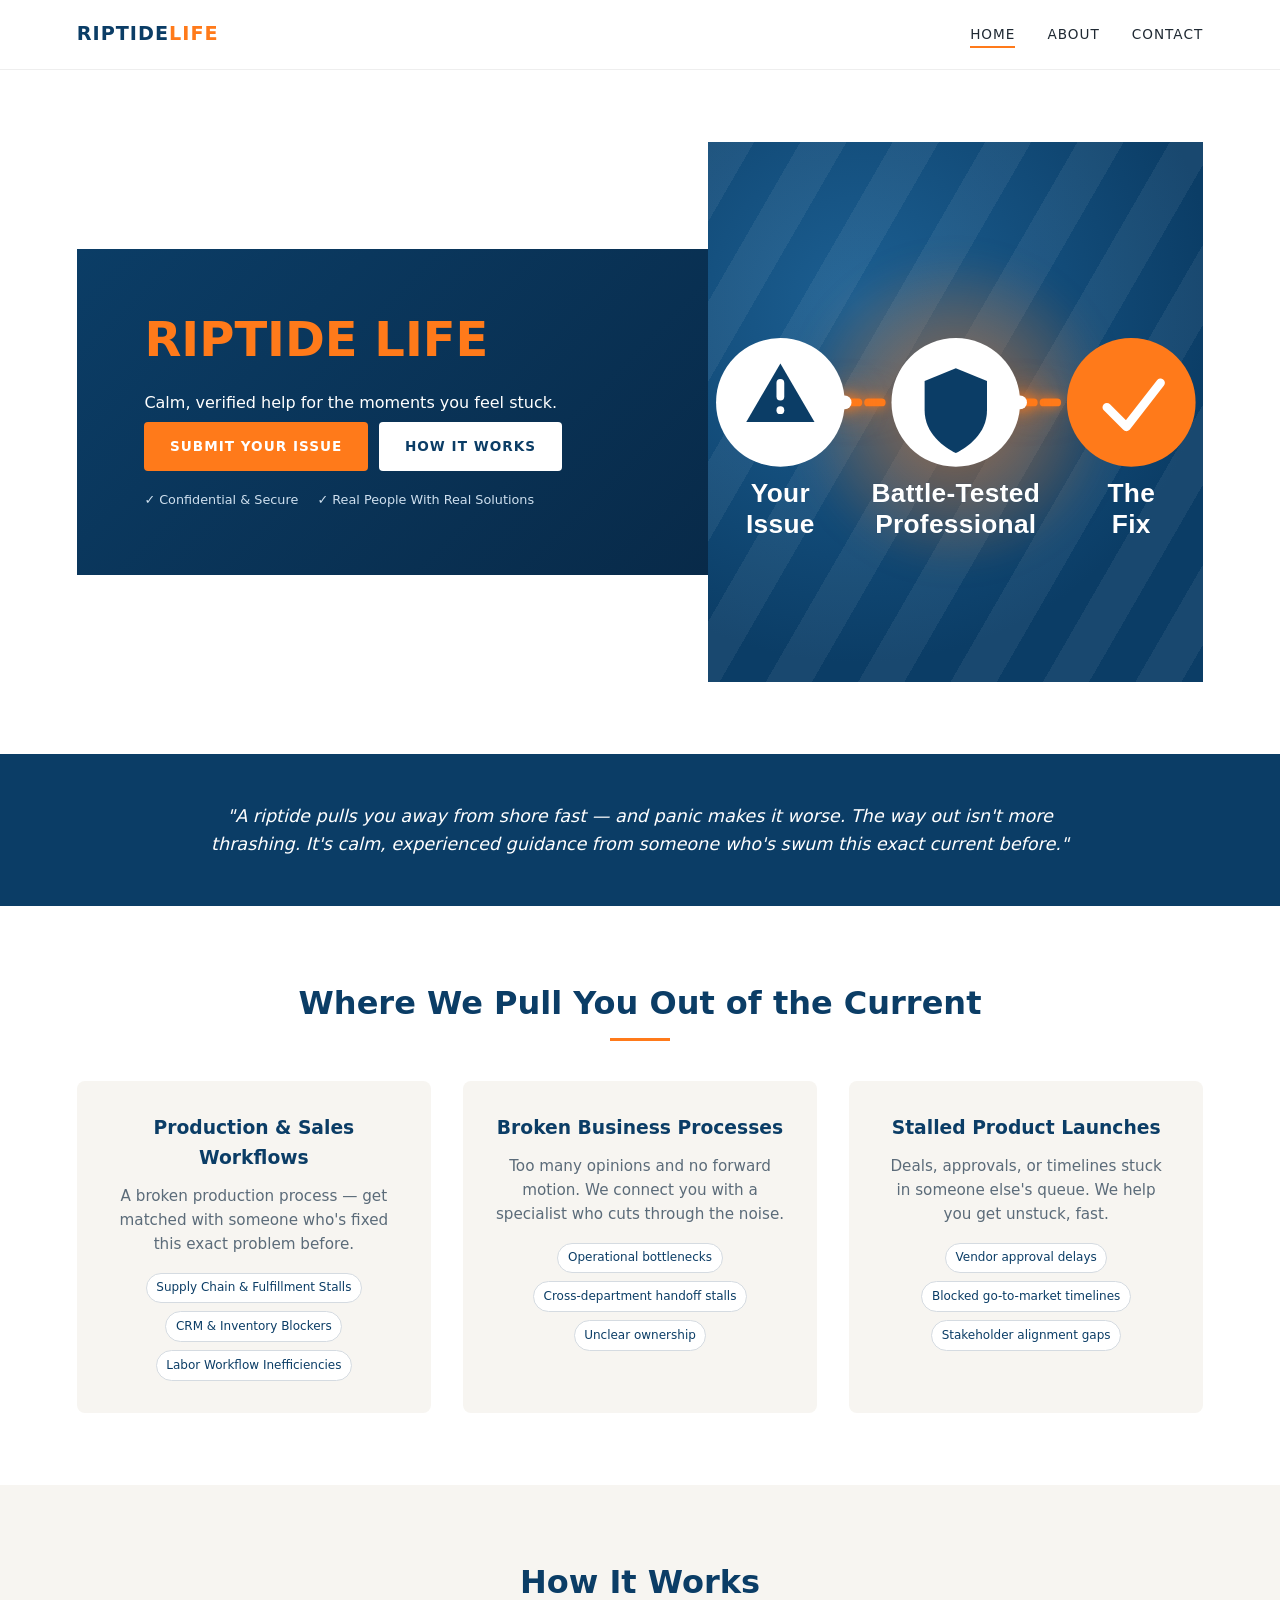
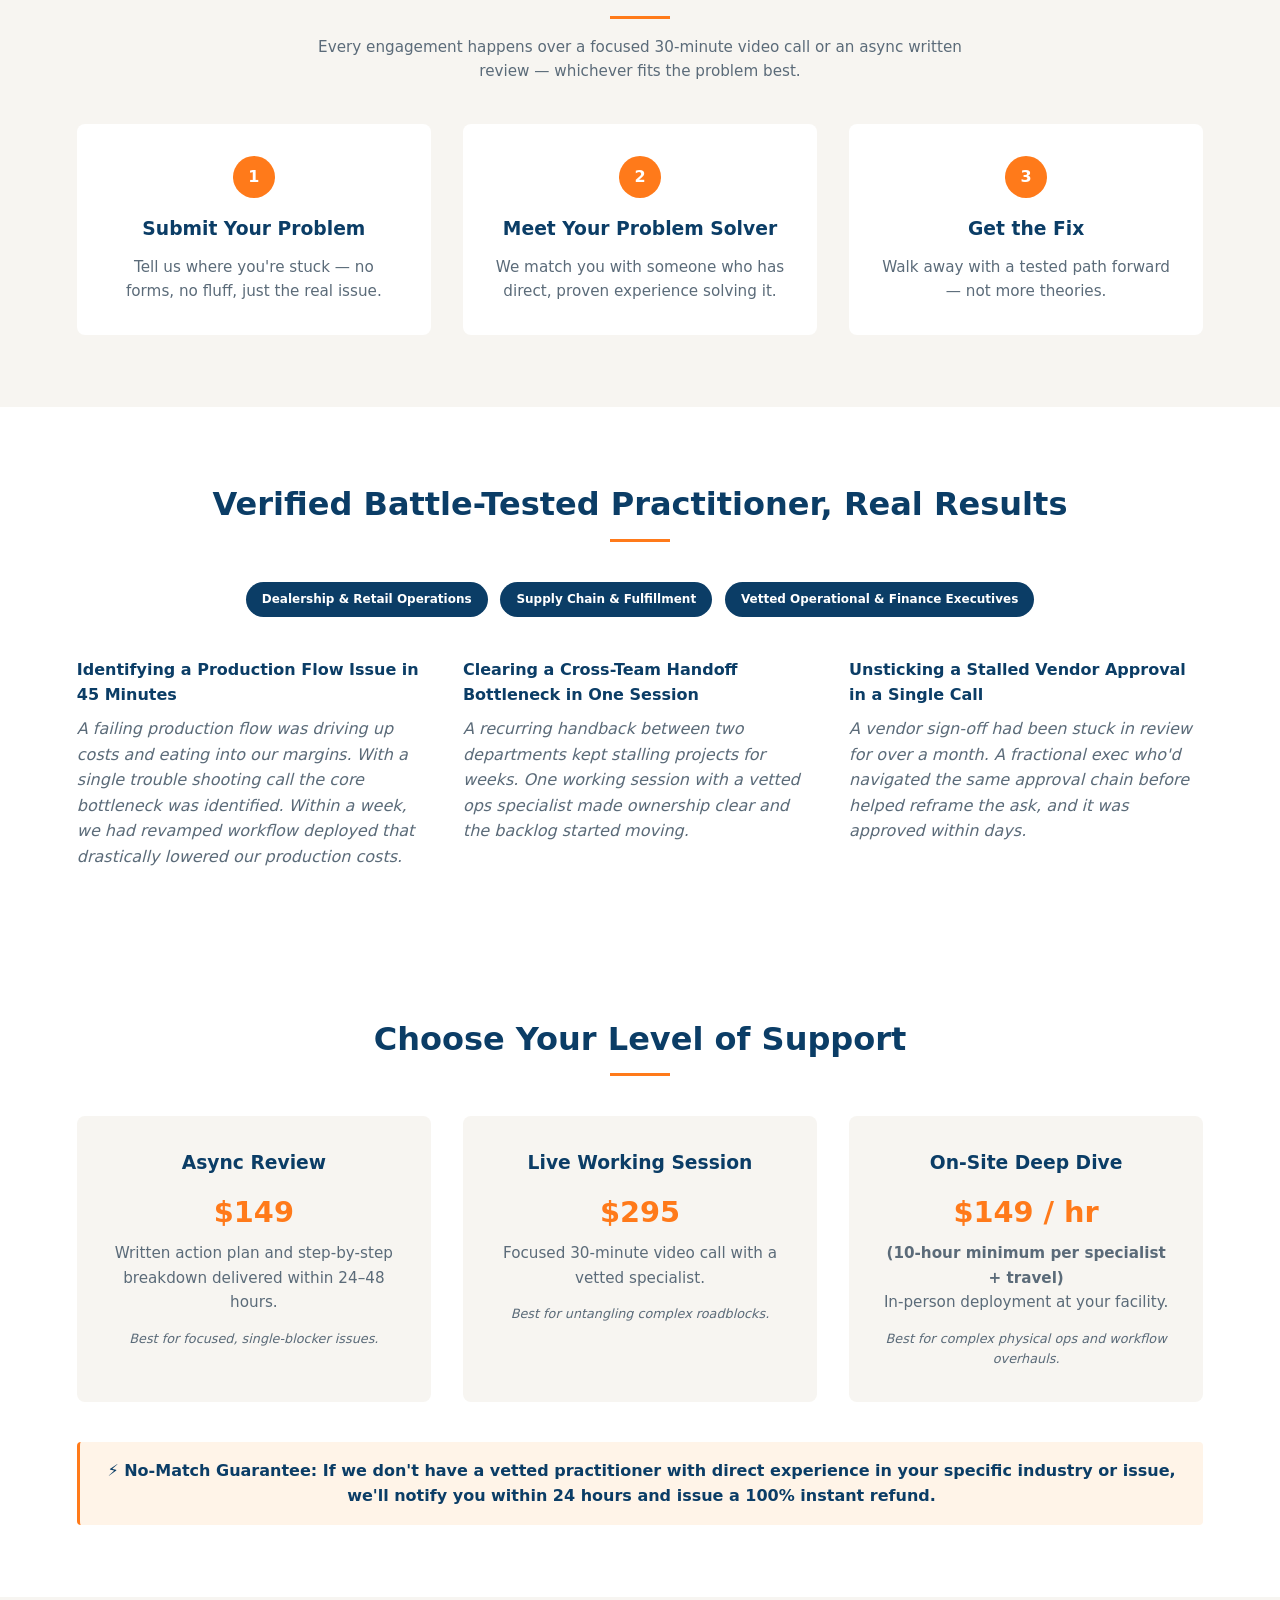
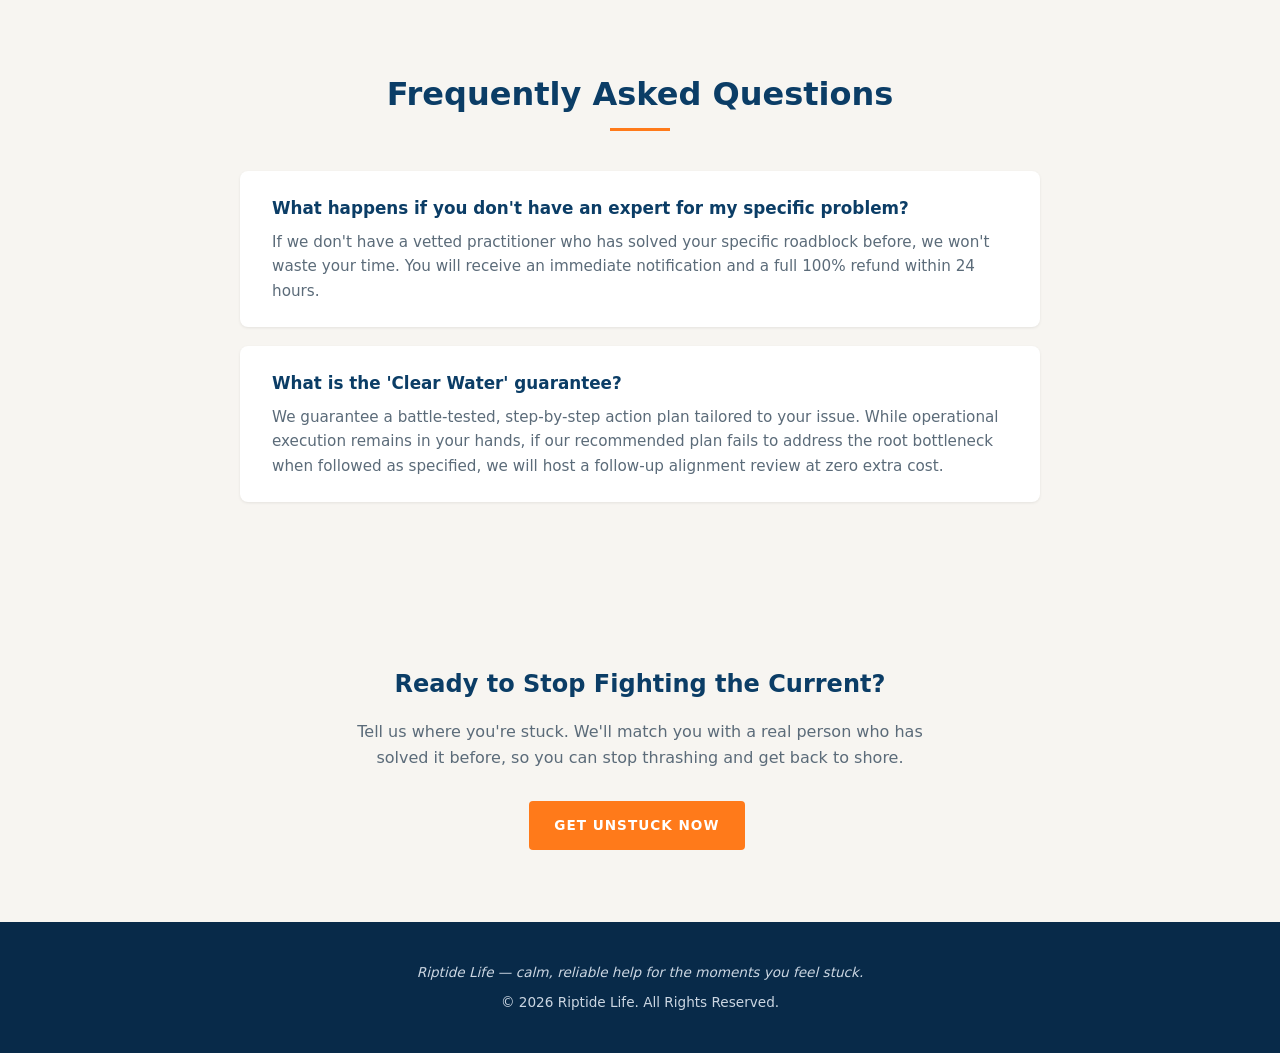
<file: index.html>
<!DOCTYPE html>
<html lang="en">
<head>
<meta charset="UTF-8">
<meta name="viewport" content="width=device-width, initial-scale=1.0">
<title>Riptide Life — Calm, Real Help When You're Stuck</title>
<link rel="stylesheet" href="styles.css">
</head>
<body>

<nav class="navbar">
  <div class="logo">RIPTIDE<span>LIFE</span></div>
  <ul class="nav-links">
    <li><a href="index.html" class="active">Home</a></li>
    <li><a href="about.html">About</a></li>
    <li><a href="contact.html">Contact</a></li>
  </ul>
</nav>

<section class="hero">
  <div class="hero-text">
    <h1>RIPTIDE LIFE</h1>
    <p>Calm, verified help for the moments you feel stuck.</p>
    <div>
      <a href="#" onclick="openContactModal(event)" class="btn btn-primary">Submit Your Issue</a>
      <a href="#how-it-works" class="btn btn-secondary">How It Works</a>
    </div>
    <div class="trust-row">
      <span>&#10003; Confidential &amp; Secure</span>
      <span>&#10003; Real People With Real Solutions</span>
      </div>
  </div>
<div class="hero-visual">
  <svg class="hero-svg hero-svg--lg" viewBox="0 0 600 280" xmlns="http://www.w3.org/2000/svg" role="img" aria-label="Diagram showing a problem being matched to a battle-tested professional who delivers the fix">
    <g transform="translate(300,140) scale(1.18) translate(-300,-140)">
      <line class="flow-line flow-line--1" x1="186" y1="110" x2="234" y2="110" stroke="#ff7a1a" stroke-width="8" stroke-linecap="round"/>
      <line class="flow-line flow-line--2" x1="366" y1="110" x2="414" y2="110" stroke="#ff7a1a" stroke-width="8" stroke-linecap="round"/>
      <circle class="flow-spark flow-spark--1" r="7" fill="#ffffff"/>
      <circle class="flow-spark flow-spark--2" r="7" fill="#ffffff"/>
      <circle cx="120" cy="110" r="66" fill="#ffffff"/>
      <path d="M120,70 L155,130 L85,130 Z" fill="#0b3d66"/>
      <rect x="116" y="86" width="8" height="22" rx="4" fill="#ffffff"/>
      <rect x="116" y="114" width="8" height="8" rx="4" fill="#ffffff"/>
      <circle cx="300" cy="110" r="66" fill="#ffffff"/>
      <path d="M300,75 L332,88 L332,118 C332,142 312,156 300,162 C288,156 268,142 268,118 L268,88 Z" fill="#0b3d66"/>
      <circle cx="480" cy="110" r="66" fill="#ff7a1a"/>
      <path d="M455,115 L475,135 L510,90" fill="none" stroke="#ffffff" stroke-width="9" stroke-linecap="round" stroke-linejoin="round"/>
      <text class="flow-label" x="120" y="212" text-anchor="middle" fill="#ffffff" font-weight="900" font-family="Segoe UI, sans-serif">Your</text>
      <text class="flow-label" x="120" y="244" text-anchor="middle" fill="#ffffff" font-weight="900" font-family="Segoe UI, sans-serif">Issue</text>
      <text class="flow-label" x="300" y="212" text-anchor="middle" fill="#ffffff" font-weight="900" font-family="Segoe UI, sans-serif">Battle-Tested</text>
      <text class="flow-label" x="300" y="244" text-anchor="middle" fill="#ffffff" font-weight="900" font-family="Segoe UI, sans-serif">Professional</text>
      <text class="flow-label" x="480" y="212" text-anchor="middle" fill="#ffffff" font-weight="900" font-family="Segoe UI, sans-serif">The</text>
      <text class="flow-label" x="480" y="244" text-anchor="middle" fill="#ffffff" font-weight="900" font-family="Segoe UI, sans-serif">Fix</text>
    </g>
  </svg>
</div>
</section>

<div class="band-quote">
  "A riptide pulls you away from shore fast — and panic makes it worse. The way out isn't more thrashing.
  It's calm, experienced guidance from someone who's swum this exact current before."
</div>

<section id="who-we-help">
  <h2 class="section-title">Where We Pull You Out of the Current</h2>
  <div class="section-underline"></div>
  <div class="grid-3">
    <div class="card">
      <h3>Production & Sales Workflows</h3>
      <p>A broken production process — get matched with someone who's fixed this exact problem before.</p>
      <div class="tag-row">
        <span class="tag">Supply Chain & Fulfillment Stalls</span>
        <span class="tag">CRM & Inventory Blockers</span>
        <span class="tag">Labor Workflow Inefficiencies</span>
      </div>
    </div>
    <div class="card">
      <h3>Broken Business Processes</h3>
      <p>Too many opinions and no forward motion. We connect you with a specialist who cuts through the noise.</p>
      <div class="tag-row">
        <span class="tag">Operational bottlenecks</span>
        <span class="tag">Cross-department handoff stalls</span>
        <span class="tag">Unclear ownership</span>
      </div>
    </div>
    <div class="card">
      <h3>Stalled Product Launches</h3>
      <p>Deals, approvals, or timelines stuck in someone else's queue. We help you get unstuck, fast.</p>
      <div class="tag-row">
        <span class="tag">Vendor approval delays</span>
        <span class="tag">Blocked go-to-market timelines</span>
        <span class="tag">Stakeholder alignment gaps</span>
      </div>
    </div>
  </div>
</section>

<section id="how-it-works" style="background: var(--sand);">
  <h2 class="section-title">How It Works</h2>
  <div class="section-underline"></div>
  <p class="section-subtitle">Every engagement happens over a focused 30-minute video call or an async written review — whichever fits the problem best.</p>
  <div class="grid-3">
    <div class="card" style="background:#fff;">
      <div class="step-number">1</div>
      <h3>Submit Your Problem</h3>
      <p>Tell us where you're stuck — no forms, no fluff, just the real issue.</p>
    </div>
    <div class="card" style="background:#fff;">
      <div class="step-number">2</div>
      <h3>Meet Your Problem Solver</h3>
      <p>We match you with someone who has direct, proven experience solving it.</p>
    </div>
    <div class="card" style="background:#fff;">
      <div class="step-number">3</div>
      <h3>Get the Fix</h3>
      <p>Walk away with a tested path forward — not more theories.</p>
    </div>
  </div>
</section>

<section>
  <h2 class="section-title">Verified Battle-Tested Practitioner, Real Results</h2>
  <div class="section-underline"></div>
  <div class="badge-row">
    <span class="badge">Dealership & Retail Operations</span>
    <span class="badge">Supply Chain & Fulfillment</span>
    <span class="badge">Vetted Operational & Finance Executives</span>
  </div>
  <div class="grid-3">
    <div class="testimonial">
      <h4>Identifying a Production Flow Issue in 45 Minutes</h4>
      <p class="quote">A failing production flow was driving up costs and eating into our margins. With a single trouble shooting call the core bottleneck was identified. Within a week, we had revamped workflow deployed that drastically lowered our production costs.</p>
    </div>
    <div class="testimonial">
      <h4>Clearing a Cross-Team Handoff Bottleneck in One Session</h4>
      <p class="quote">A recurring handback between two departments kept stalling projects for weeks. One working session with a vetted ops specialist made ownership clear and the backlog started moving.</p>
    </div>
    <div class="testimonial">
      <h4>Unsticking a Stalled Vendor Approval in a Single Call</h4>
      <p class="quote">A vendor sign-off had been stuck in review for over a month. A fractional exec who'd navigated the same approval chain before helped reframe the ask, and it was approved within days.</p>
    </div>
  </div>
  </section>

<section id="pricing">
  <h2 class="section-title">Choose Your Level of Support</h2>
  <div class="section-underline"></div>
  <div class="grid-3">
    <div class="card">
      <h3>Async Review</h3>
      <p class="price">$149</p>
      <p>Written action plan and step-by-step breakdown delivered within 24–48 hours.</p>
      <p class="best-for">Best for focused, single-blocker issues.</p>
    </div>
    <div class="card">
      <h3>Live Working Session</h3>
      <p class="price">$295</p>
      <p>Focused 30-minute video call with a vetted specialist.</p>
      <p class="best-for">Best for untangling complex roadblocks.</p>
    </div>
    <div class="card">
      <h3>On-Site Deep Dive</h3>
      <p class="price">$149 / hr</p>
      <p class="price-note">(10-hour minimum per specialist + travel)</p>
      <p>In-person deployment at your facility.</p>
      <p class="best-for">Best for complex physical ops and workflow overhauls.</p>
    </div>
  </div>
  <div class="guarantee-box">⚡ <strong>No-Match Guarantee:</strong> If we don't have a vetted practitioner with direct experience in your specific industry or issue, we'll notify you within 24 hours and issue a 100% instant refund.</div>
</section>

<section id="faq" style="background: var(--sand);">
  <h2 class="section-title">Frequently Asked Questions</h2>
  <div class="section-underline"></div>
  <div class="faq-list">
    <div class="faq-item">
      <h3>What happens if you don't have an expert for my specific problem?</h3>
      <p>If we don't have a vetted practitioner who has solved your specific roadblock before, we won't waste your time. You will receive an immediate notification and a full 100% refund within 24 hours.</p>
    </div>
    <div class="faq-item">
      <h3>What is the 'Clear Water' guarantee?</h3>
      <p>We guarantee a battle-tested, step-by-step action plan tailored to your issue. While operational execution remains in your hands, if our recommended plan fails to address the root bottleneck when followed as specified, we will host a follow-up alignment review at zero extra cost.</p>
    </div>
  </div>
</section>

<section class="cta-band">
  <h2>Ready to Stop Fighting the Current?</h2>
  <p>Tell us where you're stuck. We'll match you with a real person who has solved it before, so you can stop thrashing and get back to shore.</p>
  <a href="#" onclick="openContactModal(event)" class="btn btn-primary">Get Unstuck Now</a>
</section>

<footer>
  <p class="tagline">Riptide Life — calm, reliable help for the moments you feel stuck.</p>
  <p>&copy; 2026 Riptide Life. All Rights Reserved.</p>
</footer>

<div class="modal-overlay" id="contactModal" onclick="if(event.target===this)closeContactModal()">
  <div class="modal-box">
    <button class="modal-close" onclick="closeContactModal()" aria-label="Close">&times;</button>
    <h2 class="section-title" style="font-size:1.5rem;">Tell Us Where You're Stuck</h2>
      <p class="modal-subheader">No long forms or commitments. Tell us where you're stuck, and we'll match you within 24 hours.</p>
    <form action="https://formspree.io/f/xzdnanqg" method="POST" id="contactForm">
      <div class="form-group">
        <label for="modal-name">Name</label>
        <input type="text" id="modal-name" name="name" required>
      </div>
      <div class="form-group">
        <label for="modal-email">Email</label>
        <input type="email" id="modal-email" name="email" required>
      </div>
      <div class="form-group">
        <label for="modal-message">Message</label>
        <textarea id="modal-message" name="message" rows="4" required></textarea>
      </div>
      <button type="submit" class="btn btn-primary">Send</button>
      <p id="formStatus" style="margin-top:0.75rem;font-weight:600;"></p>
    </form>
  </div>
</div>

<script>
function openContactModal(e) {
  if (e) e.preventDefault();
  document.getElementById('contactModal').classList.add('active');
}
function closeContactModal() {
  document.getElementById('contactModal').classList.remove('active');
}
document.getElementById('contactForm').addEventListener('submit', function(e) {
  e.preventDefault();
  var form = e.target;
  var status = document.getElementById('formStatus');
  var data = new FormData(form);
  status.style.color = '#333';
  status.textContent = 'Sending...';
  fetch(form.action, {
    method: 'POST',
    body: data,
    headers: { 'Accept': 'application/json' }
  }).then(function(response) {
    if (response.ok) {
      status.textContent = "Thanks! We've got your message and will be in touch soon.";
      status.style.color = 'green';
      form.reset();
    } else {
      response.json().then(function(json) {
        var msg = 'Oops! There was a problem submitting your form.';
        if (json && json.errors) {
          msg = json.errors.map(function(er) { return er.message; }).join(', ');
        }
        status.textContent = msg;
        status.style.color = 'red';
      }).catch(function() {
        status.textContent = 'Oops! There was a problem submitting your form.';
        status.style.color = 'red';
      });
    }
  }).catch(function() {
    status.textContent = 'Oops! There was a problem submitting your form. Please check your connection.';
    status.style.color = 'red';
  });
});
document.addEventListener('keydown', function(e) {
  if (e.key === 'Escape') closeContactModal();
});
</script>

</body>
</html>
</file>
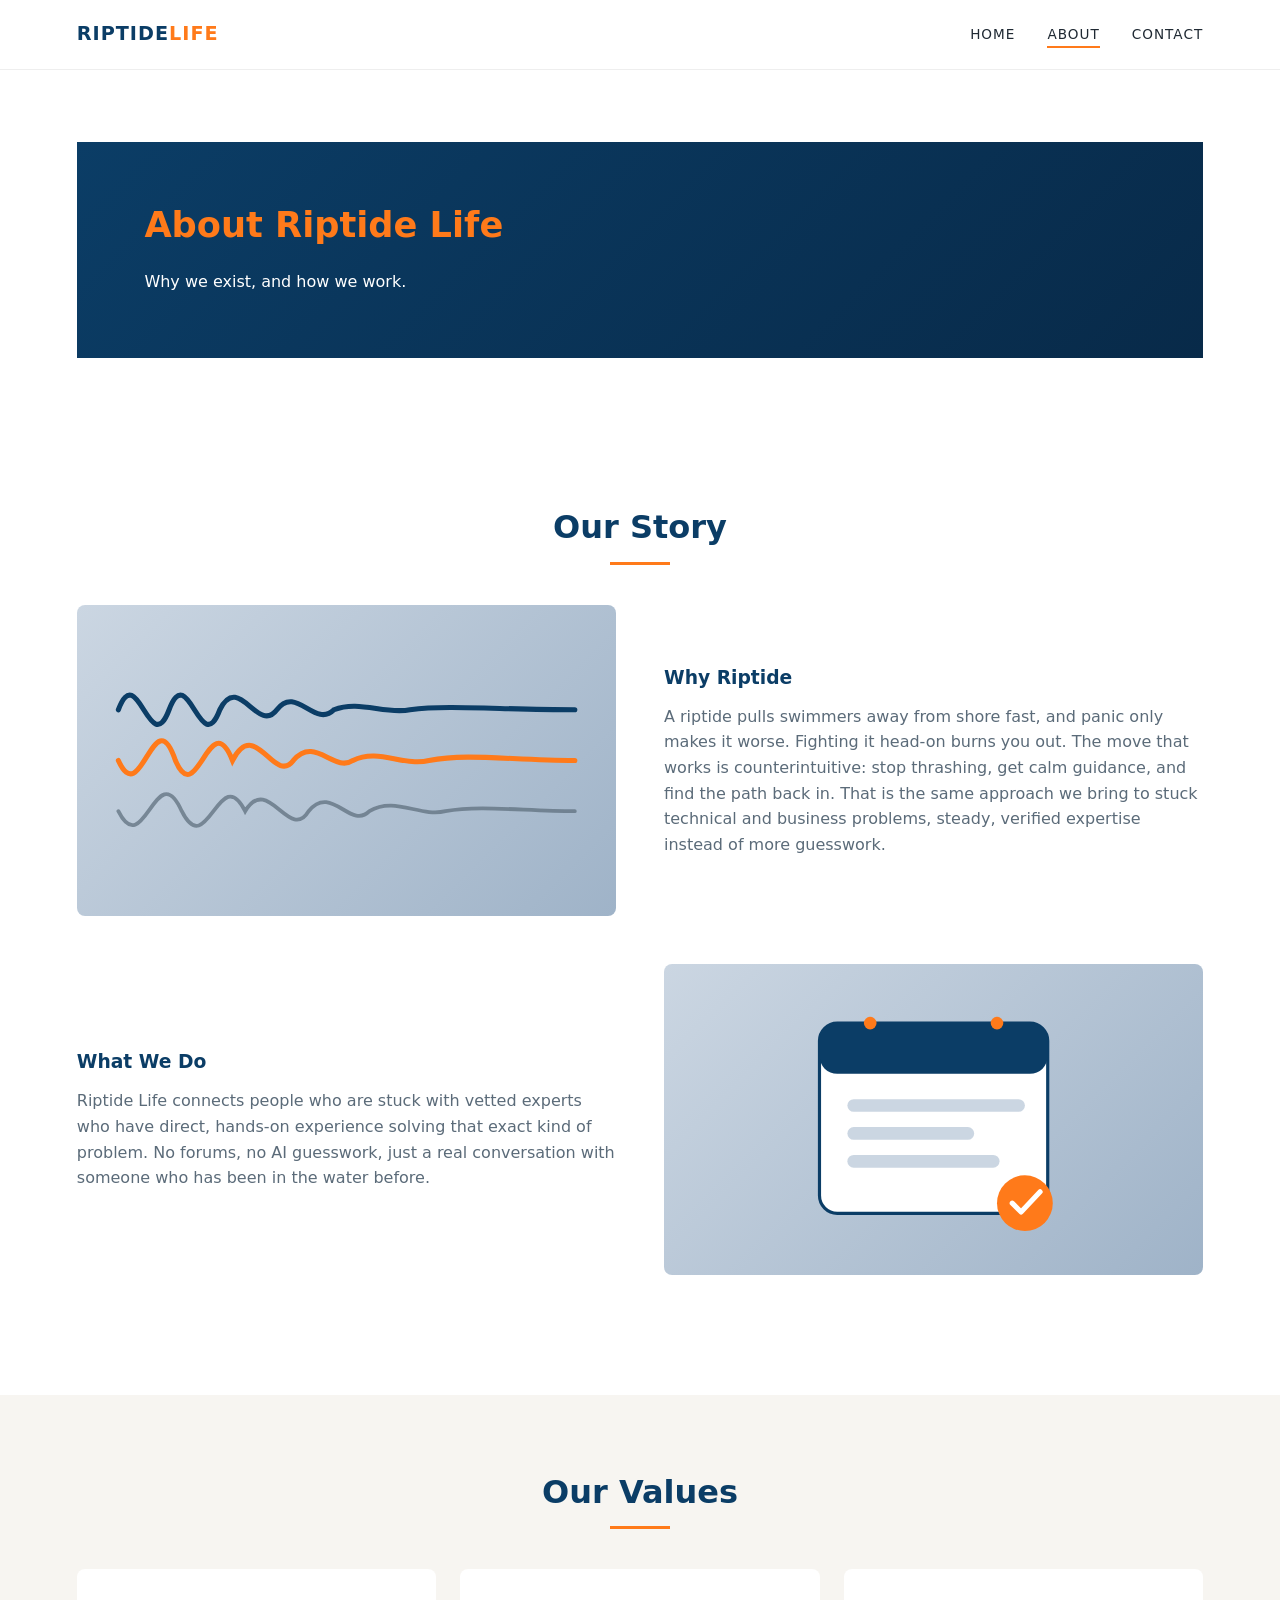
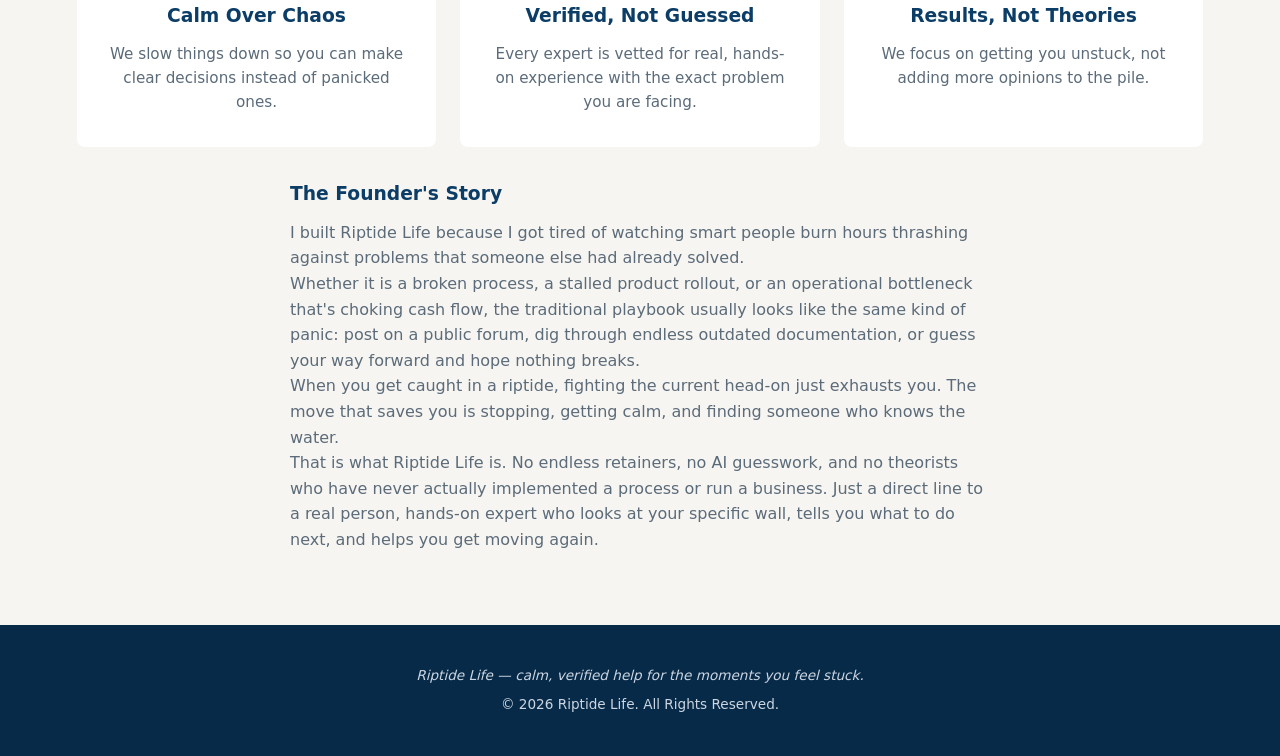
<file: about.html>
<!DOCTYPE html>
  <html lang="en">
  <head>
  <meta charset="UTF-8">
  <meta name="viewport" content="width=device-width, initial-scale=1.0">
  <title>About Riptide Life</title>
<link rel="stylesheet" href="styles.css">
</head>
<body>

<nav class="navbar">
<div class="logo">RIPTIDE<span>LIFE</span></div>
<ul class="nav-links">
<li><a href="index.html">Home</a></li>
<li><a href="about.html" class="active">About</a></li>
<li><a href="contact.html">Contact</a></li>
</ul>
</nav>

<section class="hero" style="min-height:30vh;">
  <div class="hero-text" style="flex:1;">
  <h1 style="font-size:2.2rem;">About Riptide Life</h1>
<p>Why we exist, and how we work.</p>
  </div>
</section>

  <section>
  <h2 class="section-title">Our Story</h2>
  <div class="section-underline"></div>
  <div class="about-block">
    <div class="placeholder-img" style="display:flex;align-items:center;justify-content:center;padding:1rem;"><svg viewBox="0 0 400 220" width="100%" height="100%" role="img" aria-label="Abstract graphic of tangled turbulent lines smoothing into calm straight lines"><path d="M20,70 C35,30 45,110 60,70 C75,30 85,110 100,70 C115,40 130,90 145,70 C160,50 175,85 190,70 C210,62 230,74 250,70 C280,66 320,70 380,70" fill="none" stroke="#0b3d66" stroke-width="4" stroke-linecap="round"/><path d="M20,110 C38,150 48,60 65,110 C82,150 92,65 110,110 C128,75 143,130 158,110 C175,90 190,120 205,110 C225,100 245,115 265,110 C295,104 330,110 380,110" fill="none" stroke="#ff7a1a" stroke-width="4" stroke-linecap="round"/><path d="M20,150 C40,190 50,105 70,150 C90,190 100,110 120,150 C138,120 155,175 170,150 C188,128 203,165 218,150 C238,138 258,155 278,150 C305,145 340,150 380,150" fill="none" stroke="#5b6b79" stroke-width="3" stroke-linecap="round" stroke-opacity="0.7"/></svg></div>
    <div>
  <h3 style="color:var(--navy);margin-bottom:0.7rem;">Why Riptide</h3>
  <p style="color:var(--muted);">
  A riptide pulls swimmers away from shore fast, and panic only makes it worse. Fighting it head-on burns
you out. The move that works is counterintuitive: stop thrashing, get calm guidance, and find the path
back in. That is the same approach we bring to stuck technical and business problems, steady, verified
expertise instead of more guesswork.
  </p>
  </div>
  </div>
  <div class="about-block">
  <div>
  <h3 style="color:var(--navy);margin-bottom:0.7rem;">What We Do</h3>
<p style="color:var(--muted);">
Riptide Life connects people who are stuck with vetted experts who have direct, hands-on experience
  solving that exact kind of problem. No forums, no AI guesswork, just a real conversation with someone
who has been in the water before.
</p>
</div>
    <div class="placeholder-img" style="display:flex;align-items:center;justify-content:center;padding:1rem;"><svg viewBox="0 0 400 220" width="100%" height="100%" role="img" aria-label="Minimalist calendar slot graphic with a checkmark badge representing a structured, confirmed session"><rect x="110" y="34" width="180" height="150" rx="14" fill="#ffffff" stroke="#0b3d66" stroke-width="2.5"/><rect x="110" y="34" width="180" height="40" rx="14" fill="#0b3d66"/><circle cx="150" cy="34" r="5" fill="#ff7a1a"/><circle cx="250" cy="34" r="5" fill="#ff7a1a"/><rect x="132" y="94" width="140" height="10" rx="5" fill="#cbd6e2"/><rect x="132" y="116" width="100" height="10" rx="5" fill="#cbd6e2"/><rect x="132" y="138" width="120" height="10" rx="5" fill="#cbd6e2"/><circle cx="272" cy="176" r="22" fill="#ff7a1a"/><path d="M262,176 l7,7 l15,-16" fill="none" stroke="#ffffff" stroke-width="4" stroke-linecap="round" stroke-linejoin="round"/></svg></div>
  </div>
  </section>

  <section style="background:var(--sand);">
  <h2 class="section-title">Our Values</h2>
<div class="section-underline"></div>
<div class="values-grid">
  <div class="card" style="background:#fff;">
  <h3>Calm Over Chaos</h3>
<p>We slow things down so you can make clear decisions instead of panicked ones.</p>
  </div>
  <div class="card" style="background:#fff;">
  <h3>Verified, Not Guessed</h3>
  <p>Every expert is vetted for real, hands-on experience with the exact problem you are facing.</p>
  </div>
  <div class="card" style="background:#fff;">
  <h3>Results, Not Theories</h3>
<p>We focus on getting you unstuck, not adding more opinions to the pile.</p>
  </div>
</div>
  <div style="max-width:700px;margin:2rem auto 0;">
    <h3 style="color:var(--navy);margin-bottom:0.7rem;">The Founder's Story</h3>
    <p style="color:var(--muted);">I built Riptide Life because I got tired of watching smart people burn hours thrashing against problems that someone else had already solved.</p>
    <p style="color:var(--muted);">Whether it is a broken process, a stalled product rollout, or an operational bottleneck that's choking cash flow, the traditional playbook usually looks like the same kind of panic: post on a public forum, dig through endless outdated documentation, or guess your way forward and hope nothing breaks.</p>
    <p style="color:var(--muted);">When you get caught in a riptide, fighting the current head-on just exhausts you. The move that saves you is stopping, getting calm, and finding someone who knows the water.</p>
    <p style="color:var(--muted);">That is what Riptide Life is. No endless retainers, no AI guesswork, and no theorists who have never actually implemented a process or run a business. Just a direct line to a real person, hands-on expert who looks at your specific wall, tells you what to do next, and helps you get moving again.</p>
  </div>
</section>

  <footer>
  <p class="tagline">Riptide Life &mdash; calm, verified help for the moments you feel stuck.</p>
<p>&copy; 2026 Riptide Life. All Rights Reserved.</p>
  </footer>

</body>
  </html>
</file>
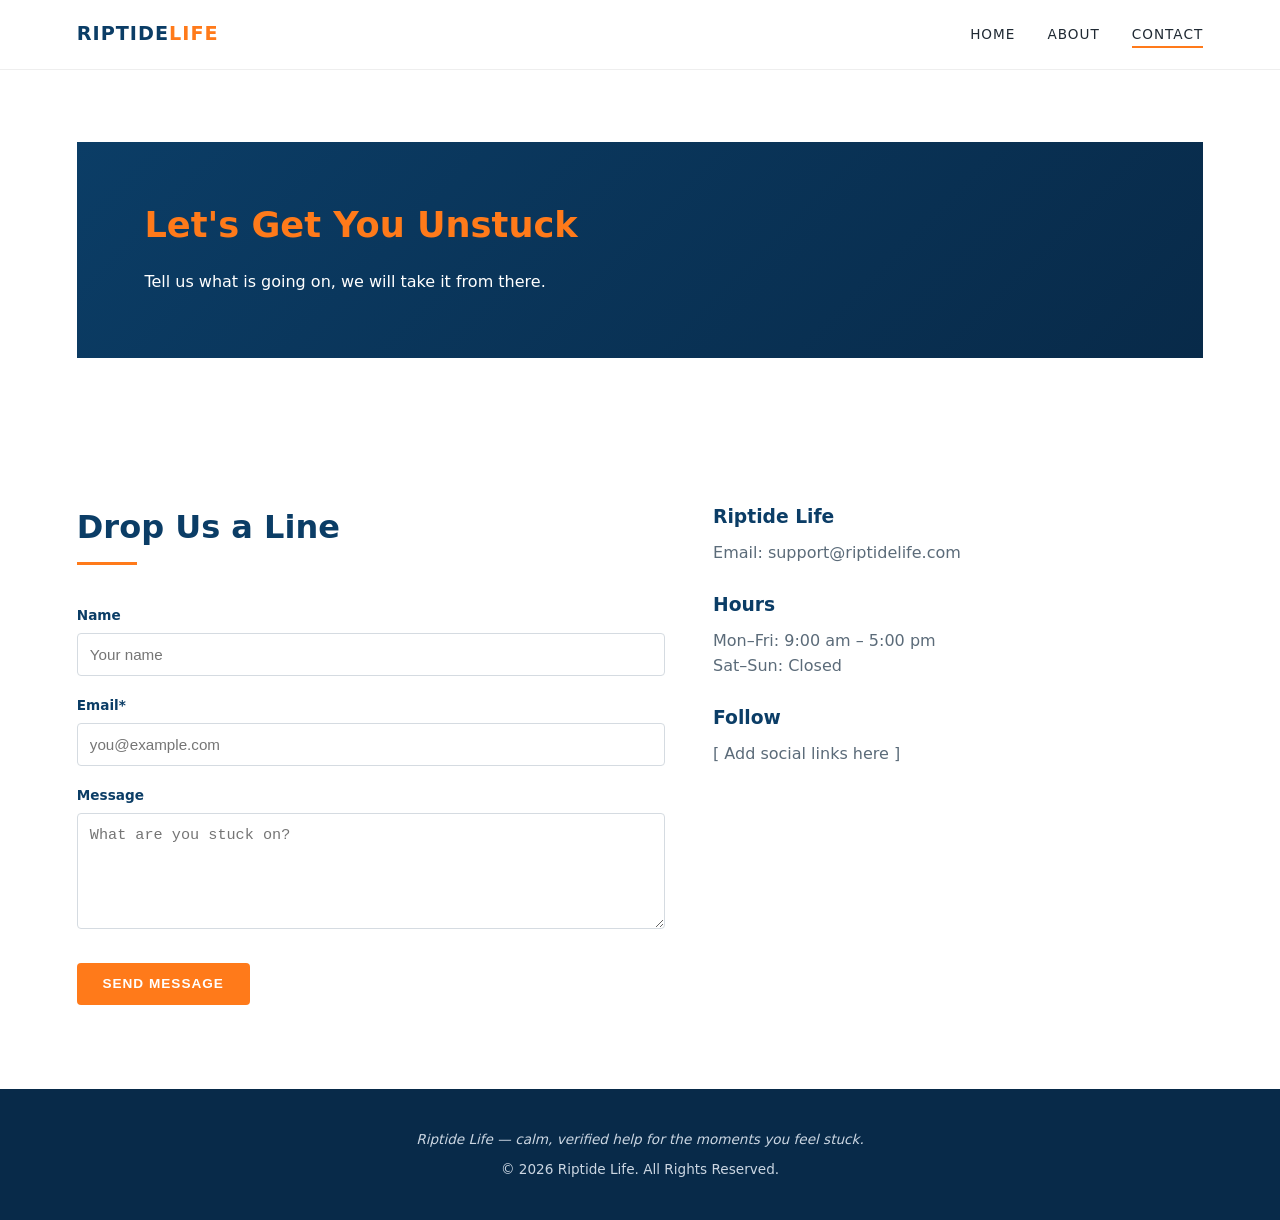
<file: contact.html>
<!DOCTYPE html>
  <html lang="en">
  <head>
  <meta charset="UTF-8">
  <meta name="viewport" content="width=device-width, initial-scale=1.0">
  <title>Contact Riptide Life</title>
<link rel="stylesheet" href="styles.css">
</head>
<body>

<nav class="navbar">
<div class="logo">RIPTIDE<span>LIFE</span></div>
<ul class="nav-links">
<li><a href="index.html">Home</a></li>
<li><a href="about.html">About</a></li>
<li><a href="contact.html" class="active">Contact</a></li>
</ul>
</nav>

<section class="hero" style="min-height:30vh;">
  <div class="hero-text" style="flex:1;">
  <h1 style="font-size:2.2rem;">Let's Get You Unstuck</h1>
  <p>Tell us what is going on, we will take it from there.</p>
  </div>
  </section>

  <section>
  <div class="contact-wrap">
  <div>
  <h2 class="section-title" style="text-align:left;">Drop Us a Line</h2>
  <div class="section-underline" style="margin-left:0;"></div>

  <form action="https://formspree.io/f/xzdnanqg" method="POST" id="contactPageForm">
  <div class="form-group">
  <label for="name">Name</label>
  <input type="text" id="name" name="name" placeholder="Your name">
  </div>
  <div class="form-group">
  <label for="email">Email*</label>
  <input type="email" id="email" name="email" placeholder="you@example.com" required>
  </div>
  <div class="form-group">
  <label for="message">Message</label>
  <textarea id="message" name="message" rows="5" placeholder="What are you stuck on?"></textarea>
  </div>
  <button type="submit" class="btn btn-primary">Send Message</button>
    <p id="contactFormStatus" style="margin-top:0.75rem;font-weight:600;"></p>
</form>
  </div>

  <div class="contact-info">
  <h3>Riptide Life</h3>
  <p>Email: <a href="mailto:support@riptidelife.com">support@riptidelife.com</a></p>

  <h3>Hours</h3>
  <p>
Mon&ndash;Fri: 9:00 am &ndash; 5:00 pm<br>
Sat&ndash;Sun: Closed
  </p>

  <h3>Follow</h3>
  <p>[ Add social links here ]</p>
  </div>
  </div>
  </section>

  <footer>
  <p class="tagline">Riptide Life &mdash; calm, verified help for the moments you feel stuck.</p>
  <p>&copy; 2026 Riptide Life. All Rights Reserved.</p>
  </footer>


<script>
document.getElementById('contactPageForm').addEventListener('submit', function(e) {
  e.preventDefault();
  var form = e.target;
  var status = document.getElementById('contactFormStatus');
  var data = new FormData(form);
  status.style.color = '#333';
  status.textContent = 'Sending...';
  fetch(form.action, {
    method: 'POST',
    body: data,
    headers: { 'Accept': 'application/json' }
  }).then(function(response) {
    if (response.ok) {
      status.textContent = "Thanks! We've got your message and will be in touch soon.";
      status.style.color = 'green';
      form.reset();
    } else {
      response.json().then(function(json) {
        var msg = 'Oops! There was a problem submitting your form.';
        if (json && json.errors) {
          msg = json.errors.map(function(er) { return er.message; }).join(', ');
        }
        status.textContent = msg;
        status.style.color = 'red';
      }).catch(function() {
        status.textContent = 'Oops! There was a problem submitting your form.';
        status.style.color = 'red';
      });
    }
  }).catch(function() {
    status.textContent = 'Oops! There was a problem submitting your form. Please check your connection.';
    status.style.color = 'red';
  });
});
</script>
</body>
  </html>
</file>
<file: styles.css>
:root {
    --navy: #0b3d66;
    --navy-dark: #082a49;
    --orange: #ff7a1a;
    --sand: #f7f5f1;
    --text: #1f2933;
    --muted: #5b6b79;
}

* { box-sizing: border-box; margin: 0; padding: 0; }

body {
    font-family: 'Segoe UI', system-ui, -apple-system, sans-serif;
    color: var(--text);
    background: #fff;
    line-height: 1.6;
}

a { text-decoration: none; color: inherit; }

.navbar {
    display: flex;
    justify-content: space-between;
    align-items: center;
    padding: 1.2rem 6%;
    border-bottom: 1px solid #eee;
    position: sticky;
    top: 0;
    background: #fff;
    z-index: 10;
}

.logo {
    font-weight: 800;
    letter-spacing: 1px;
    color: var(--navy);
    font-size: 1.2rem;
}

.logo span { color: var(--orange); }

.nav-links {
    display: flex;
    gap: 2rem;
    list-style: none;
    font-size: 0.85rem;
    letter-spacing: 1px;
    text-transform: uppercase;
}

.nav-links a { padding-bottom: 4px; border-bottom: 2px solid transparent; transition: border-color .2s; }
.nav-links a.active, .nav-links a:hover { border-color: var(--orange); }

.hero {
    display: flex;
    min-height: 60vh;
    align-items: center;
}

.hero-text {
    flex: 1;
    background: linear-gradient(135deg, var(--navy), var(--navy-dark));
    color: #fff;
    padding: 4rem 6%;
    height: 100%;
    display: flex;
    flex-direction: column;
    justify-content: center;
}

.hero-text h1 {
    font-size: 3rem;
    color: var(--orange);
    line-height: 1.1;
    margin-bottom: 1.5rem;
}

.hero-visual {
    flex: 1;
    background: radial-gradient(circle at 30% 30%, #1c5f92, #0b3d66 70%);
    min-height: 60vh;
    position: relative;
    overflow: hidden;
}

.hero-visual::before {
    content: '';
    position: absolute;
    inset: 0;
    background: repeating-linear-gradient(120deg, rgba(255,255,255,0.06) 0 40px, transparent 40px 80px);
}

.btn {
    display: inline-block;
    padding: 0.85rem 1.6rem;
    border-radius: 4px;
    font-size: 0.85rem;
    letter-spacing: 1px;
    text-transform: uppercase;
    font-weight: 700;
    margin: 0.4rem 0.4rem 0 0;
    cursor: pointer;
    border: none;
}

.btn-primary { background: var(--orange); color: #fff; }
.btn-secondary { background: #fff; color: var(--navy); }
.btn-primary:hover { background: #e8690e; }
.btn-secondary:hover { background: #eee; }

section { padding: 4.5rem 6%; }
.section-title { text-align: center; font-size: 2rem; margin-bottom: 0.5rem; color: var(--navy); }
.section-underline { width: 60px; height: 3px; background: var(--orange); margin: 0 auto 2.5rem; }

.band-quote {
    background: var(--navy);
    color: #fff;
    text-align: center;
    font-style: italic;
    font-size: 1.1rem;
    padding: 3rem 15%;
}

.grid-3 {
    display: grid;
    grid-template-columns: repeat(3, 1fr);
    gap: 2rem;
}

.card {
    background: var(--sand);
    border-radius: 8px;
    padding: 2rem;
    text-align: center;
}

.card h3 { color: var(--navy); margin-bottom: 0.7rem; }
.card p { color: var(--muted); font-size: 0.95rem; }

.step-number {
    display: inline-flex;
    align-items: center;
    justify-content: center;
    width: 42px;
    height: 42px;
    border-radius: 50%;
    background: var(--orange);
    color: #fff;
    font-weight: 700;
    margin-bottom: 1rem;
}

.testimonial p.quote { font-style: italic; color: var(--muted); margin-top: 0.5rem; }
.testimonial h4 { color: var(--navy); }

.cta-band {
    text-align: center;
    background: var(--sand);
}

.cta-band h2 { color: var(--navy); margin-bottom: 1rem; }
.cta-band p { color: var(--muted); max-width: 600px; margin: 0 auto 1.5rem; }

footer {
    background: var(--navy-dark);
    color: #cbd6e2;
    text-align: center;
    padding: 2.5rem 6%;
    font-size: 0.85rem;
}

footer .tagline { font-style: italic; margin-bottom: 0.5rem; }

.about-block {
    display: grid;
    grid-template-columns: 1fr 1fr;
    gap: 3rem;
    align-items: center;
    margin-bottom: 3rem;
}

.about-block img, .placeholder-img {
    width: 100%;
    border-radius: 8px;
    min-height: 220px;
    background: linear-gradient(135deg, #cbd6e2, #9fb3c8);
}

.values-grid {
    display: grid;
    grid-template-columns: repeat(3, 1fr);
    gap: 1.5rem;
    margin-top: 2rem;
}

.contact-wrap {
    display: grid;
    grid-template-columns: 1.2fr 1fr;
    gap: 3rem;
}

.form-group { margin-bottom: 1.2rem; }

.form-group label { display: block; font-size: 0.85rem; margin-bottom: 0.4rem; color: var(--navy); font-weight: 600; }

.form-group input, .form-group textarea {
    width: 100%;
    padding: 0.75rem;
    border: 1px solid #d5dbe1;
    border-radius: 4px;
    font-size: 0.95rem;
}

.contact-info h3 { color: var(--navy); margin-bottom: 0.5rem; }
.contact-info p { color: var(--muted); margin-bottom: 1.5rem; }

.placeholder-note {
    background: #fff4e8;
    border-left: 3px solid var(--orange);
    padding: 0.8rem 1rem;
    font-size: 0.85rem;
    color: #8a5a1e;
    margin-top: 1.5rem;
}

.trust-row {
    display: flex;
    flex-wrap: wrap;
    gap: 0.5rem 1.2rem;
    margin-top: 1.2rem;
    font-size: 0.8rem;
    color: #cfe0ef;
}

.hero-visual {
    display: flex;
    align-items: center;
    justify-content: center;
}

.hero-svg {
    width: 80%;
    max-width: 320px;
    height: auto;
    position: relative;
    z-index: 1;
}

.section-subtitle {
    text-align: center;
    color: var(--muted);
    max-width: 650px;
    margin: -1.5rem auto 2.5rem;
    font-size: 0.95rem;
}

.tag-row {
    display: flex;
    flex-wrap: wrap;
    gap: 0.5rem;
    justify-content: center;
    margin-top: 1rem;
}

.tag {
    background: #fff;
    border: 1px solid #d5dbe1;
    color: var(--navy);
    font-size: 0.75rem;
    padding: 0.3rem 0.6rem;
    border-radius: 999px;
}

.badge-row {
    display: flex;
    flex-wrap: wrap;
    justify-content: center;
    gap: 0.8rem;
    margin-bottom: 2.5rem;
}

.badge {
    background: var(--navy);
    color: #fff;
    font-size: 0.75rem;
    font-weight: 600;
    padding: 0.5rem 1rem;
    border-radius: 999px;
}

.modal-overlay {
    display: none;
    position: fixed;
    inset: 0;
    background: rgba(11,61,102,0.55);
    align-items: center;
    justify-content: center;
    padding: 1.5rem;
    z-index: 100;
}

.modal-overlay.active { display: flex; }

.modal-box {
    background: #fff;
    border-radius: 8px;
    padding: 2rem;
    max-width: 420px;
    width: 100%;
    position: relative;
    max-height: 90vh;
    overflow-y: auto;
}

.modal-close {
    position: absolute;
    top: 0.8rem;
    right: 1rem;
    background: none;
    border: none;
    font-size: 1.5rem;
    line-height: 1;
    cursor: pointer;
    color: var(--muted);
}

@media (max-width: 768px) {
    .hero { flex-direction: column; }
    .grid-3, .about-block, .values-grid, .contact-wrap { grid-template-columns: 1fr; }
    .nav-links { gap: 1rem; font-size: 0.7rem; }
    .hero-text h1 { font-size: 2.2rem; }
}
:root {
    --navy: #0b3d66;
    --navy-dark: #082a49;
    --orange: #ff7a1a;
    --sand: #f7f5f1;
    --text: #1f2933;
    --muted: #5b6b79;
}

* { box-sizing: border-box; margin: 0; padding: 0; }

body {
    font-family: 'Segoe UI', system-ui, -apple-system, sans-serif;
    color: var(--text);
    background: #fff;
    line-height: 1.6;
}

a { text-decoration: none; color: inherit; }

.navbar {
    display: flex;
    justify-content: space-between;
    align-items: center;
    padding: 1.2rem 6%;
    border-bottom: 1px solid #eee;
    position: sticky;
    top: 0;
    background: #fff;
    z-index: 10;
}

.logo {
    font-weight: 800;
    letter-spacing: 1px;
    color: var(--navy);
    font-size: 1.2rem;
}

.logo span { color: var(--orange); }

.nav-links {
    display: flex;
    gap: 2rem;
    list-style: none;
    font-size: 0.85rem;
    letter-spacing: 1px;
    text-transform: uppercase;
}

.nav-links a { padding-bottom: 4px; border-bottom: 2px solid transparent; transition: border-color .2s; }
.nav-links a.active, .nav-links a:hover { border-color: var(--orange); }

.hero {
    display: flex;
    min-height: 60vh;
    align-items: center;
}

.hero-text {
    flex: 1;
    background: linear-gradient(135deg, var(--navy), var(--navy-dark));
    color: #fff;
    padding: 4rem 6%;
    height: 100%;
    display: flex;
    flex-direction: column;
    justify-content: center;
}

.hero-text h1 {
    font-size: 3rem;
    color: var(--orange);
    line-height: 1.1;
    margin-bottom: 1.5rem;
}

.hero-visual {
    flex: 1;
    background: radial-gradient(circle at 30% 30%, #1c5f92, #0b3d66 70%);
    min-height: 60vh;
    position: relative;
    overflow: hidden;
}

.hero-visual::before {
    content: "";
    position: absolute;
    inset: 0;
    background: repeating-linear-gradient(120deg, rgba(255,255,255,0.06) 0 40px, transparent 40px 80px);
}

.btn {
    display: inline-block;
    padding: 0.85rem 1.6rem;
    border-radius: 4px;
    font-size: 0.85rem;
    letter-spacing: 1px;
    text-transform: uppercase;
    font-weight: 700;
    margin: 0.4rem 0.4rem 0 0;
    cursor: pointer;
    border: none;
}

.btn-primary { background: var(--orange); color: #fff; }
.btn-secondary { background: #fff; color: var(--navy); }
.btn-primary:hover { background: #e8690e; }
.btn-secondary:hover { background: #eee; }

section { padding: 4.5rem 6%; }
.section-title { text-align: center; font-size: 2rem; margin-bottom: 0.5rem; color: var(--navy); }
.section-underline { width: 60px; height: 3px; background: var(--orange); margin: 0 auto 2.5rem; }

.band-quote {
    background: var(--navy);
    color: #fff;
    text-align: center;
    font-style: italic;
    font-size: 1.1rem;
    padding: 3rem 15%;
}

.grid-3 {
    display: grid;
    grid-template-columns: repeat(3, 1fr);
    gap: 2rem;
}

.card {
    background: var(--sand);
    border-radius: 8px;
    padding: 2rem;
    text-align: center;
}

.card h3 { color: var(--navy); margin-bottom: 0.7rem; }
.card p { color: var(--muted); font-size: 0.95rem; }

.step-number {
    display: inline-flex;
    align-items: center;
    justify-content: center;
    width: 42px;
    height: 42px;
    border-radius: 50%;
    background: var(--orange);
    color: #fff;
    font-weight: 700;
    margin-bottom: 1rem;
}

.testimonial p.quote { font-style: italic; color: var(--muted); margin-top: 0.5rem; }
.testimonial h4 { color: var(--navy); }

.cta-band {
    text-align: center;
    background: var(--sand);
}

.cta-band h2 { color: var(--navy); margin-bottom: 1rem; }
.cta-band p { color: var(--muted); max-width: 600px; margin: 0 auto 1.5rem; }

footer {
    background: var(--navy-dark);
    color: #cbd6e2;
    text-align: center;
    padding: 2.5rem 6%;
    font-size: 0.85rem;
}

footer .tagline { font-style: italic; margin-bottom: 0.5rem; }

.about-block {
    display: grid;
    grid-template-columns: 1fr 1fr;
    gap: 3rem;
    align-items: center;
    margin-bottom: 3rem;
}

.about-block img, .placeholder-img {
    width: 100%;
    border-radius: 8px;
    min-height: 220px;
    background: linear-gradient(135deg, #cbd6e2, #9fb3c8);
}

.values-grid {
    display: grid;
    grid-template-columns: repeat(3, 1fr);
    gap: 1.5rem;
    margin-top: 2rem;
}

.contact-wrap {
    display: grid;
    grid-template-columns: 1.2fr 1fr;
    gap: 3rem;
}

.form-group { margin-bottom: 1.2rem; }

.form-group label { display: block; font-size: 0.85rem; margin-bottom: 0.4rem; color: var(--navy); font-weight: 600; }

.form-group input, .form-group textarea {
    width: 100%;
    padding: 0.75rem;
    border: 1px solid #d5dbe1;
    border-radius: 4px;
    font-size: 0.95rem;
}

.contact-info h3 { color: var(--navy); margin-bottom: 0.5rem; }
.contact-info p { color: var(--muted); margin-bottom: 1.5rem; }

.placeholder-note {
    background: #fff4e8;
    border-left: 3px solid var(--orange);
    padding: 0.8rem 1rem;
    font-size: 0.85rem;
    color: #8a5a1e;
    margin-top: 1.5rem;
}

@media (max-width: 768px) {
    .hero { flex-direction: column; }
    .grid-3, .about-block, .values-grid, .contact-wrap { grid-template-columns: 1fr; }
    .nav-links { gap: 1rem; font-size: 0.7rem; }
    .hero-text h1 { font-size: 2.2rem; }
}



/* --- Visual & UX adjustments --- */

/* Hero diagram: add top breathing room so the circles and connecting line
   aren't clipped at the top of the dark graphic box on desktop viewports */
.hero-visual {
        padding-top: 2.5rem;
}

/* Hero subheadline: keep it bright white so it pops against the navy background */
.hero-text p {
        color: #ffffff;
}

/* Case study disclaimer: subtle muted footer-style note instead of italic body text */
.case-disclaimer {
        font-style: normal;
        font-size: 0.8rem;
        color: #9aa7b5;
        text-align: center;
        max-width: 700px;
        margin: 1.5rem auto 0;
}

.card .price {
    font-size: 1.8rem;
    font-weight: 800;
    color: var(--orange);
    margin: 0.4rem 0;
}

.card .best-for {
    font-size: 0.8rem;
    color: var(--muted);
    font-style: italic;
    margin-top: 0.9rem;
}

.guarantee-box {
    background: #fff4e8;
    border-left: 3px solid var(--orange);
    color: var(--navy);
    font-weight: 600;
    text-align: center;
    padding: 1rem 1.5rem;
    border-radius: 4px;
    margin-top: 2.5rem;
}

.faq-list {
    max-width: 800px;
    margin: 0 auto;
}

.faq-item {
    background: #fff;
    border-radius: 8px;
    padding: 1.5rem 2rem;
    margin-bottom: 1.2rem;
    box-shadow: 0 1px 3px rgba(0,0,0,0.08);
}

.faq-item h3 {
    color: var(--navy);
    font-size: 1.05rem;
    margin-bottom: 0.5rem;
}

.faq-item p {
    color: var(--muted);
    font-size: 0.95rem;
}

.price-note {
    font-size: 0.8rem;
    font-weight: 700;
    color: var(--navy);
    margin-top: 0.3rem;
}

.modal-subheader {
    font-size: 0.85rem;
    color: var(--muted);
    margin: 0.5rem 0 1.2rem;
    line-height: 1.5;
}


/* ===== Hero visual: ambient glow, bigger diagram, cascading light sweep ===== */
.hero-visual { position: relative; overflow: hidden; }

.hero-visual::after {
    content: '';
    position: absolute;
    top: 50%;
    left: 50%;
    width: 65%;
    aspect-ratio: 1 / 1;
    transform: translate(-50%, -50%);
    background: radial-gradient(circle, rgba(255, 122, 26, 0.55) 0%, rgba(255, 122, 26, 0.28) 38%, rgba(255, 122, 26, 0) 70%);
    filter: blur(14px);
    z-index: 0;
    pointer-events: none;
    animation: glowPulse 4.5s ease-in-out infinite;
}

@keyframes glowPulse {
    0%, 100% { opacity: 0.75; transform: translate(-50%, -50%) scale(1); }
    50% { opacity: 1; transform: translate(-50%, -50%) scale(1.08); }
}

.hero-svg--lg {
    width: 100%;
    max-width: 560px;
    position: relative;
    z-index: 1;
}

.flow-label {
    font-size: 27px;
    letter-spacing: 0.3px;
    text-rendering: optimizeLegibility;
    paint-order: stroke fill;
    stroke: rgba(11, 61, 102, 0.35);
    stroke-width: 0.6px;
}

.flow-line {
    stroke-dasharray: 14 10;
    filter: drop-shadow(0 0 6px rgba(255, 122, 26, 0.9)) drop-shadow(0 0 16px rgba(255, 122, 26, 0.5));
    animation: flowDash 1s linear infinite, flowGlow 2.2s ease-in-out infinite;
}

.flow-line--1 { animation-delay: 0s, 0s; }
.flow-line--2 { animation-delay: 0s, 0.5s; }

@keyframes flowDash {
    to { stroke-dashoffset: -48; }
}

@keyframes flowGlow {
    0%, 100% { opacity: 0.55; }
    50% { opacity: 1; }
}

.flow-spark {
    fill: #fff;
    filter: drop-shadow(0 0 8px #ff7a1a) drop-shadow(0 0 16px rgba(255, 122, 26, 0.8));
}

.flow-spark--1 {
    offset-path: path('M186,110 L234,110');
    animation: sparkTravel 2.2s ease-in-out infinite;
}

.flow-spark--2 {
    offset-path: path('M366,110 L414,110');
    animation: sparkTravel 2.2s ease-in-out infinite;
    animation-delay: 0.55s;
}

@keyframes sparkTravel {
    0% { offset-distance: 0%; opacity: 0; }
    10% { opacity: 1; }
    90% { opacity: 1; }
    100% { offset-distance: 100%; opacity: 0; }
}

@media (prefers-reduced-motion: reduce) {
    .hero-visual::after, .flow-line, .flow-spark { animation: none; }
}

@media (max-width: 768px) {
    .hero-svg--lg { width: 92%; max-width: 380px; }
    .flow-label { font-size: 24px; }
}
</file>
